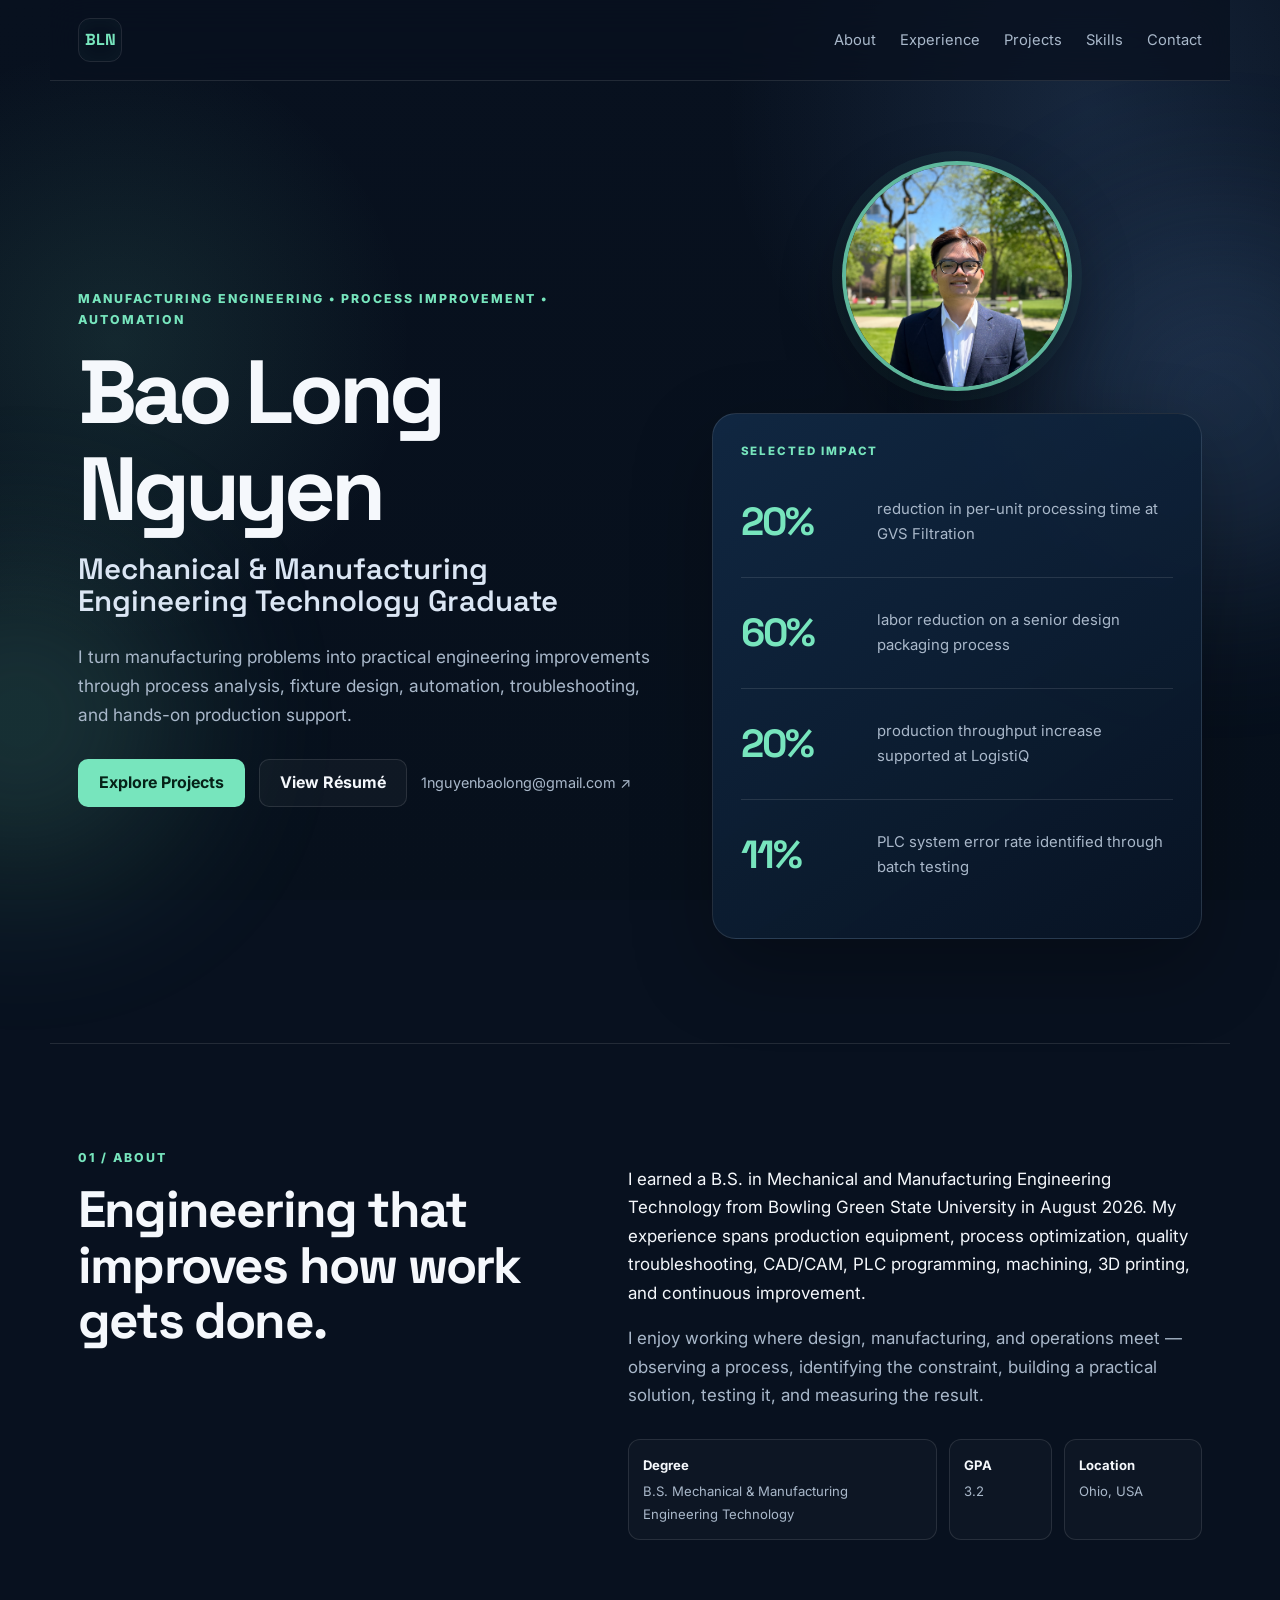
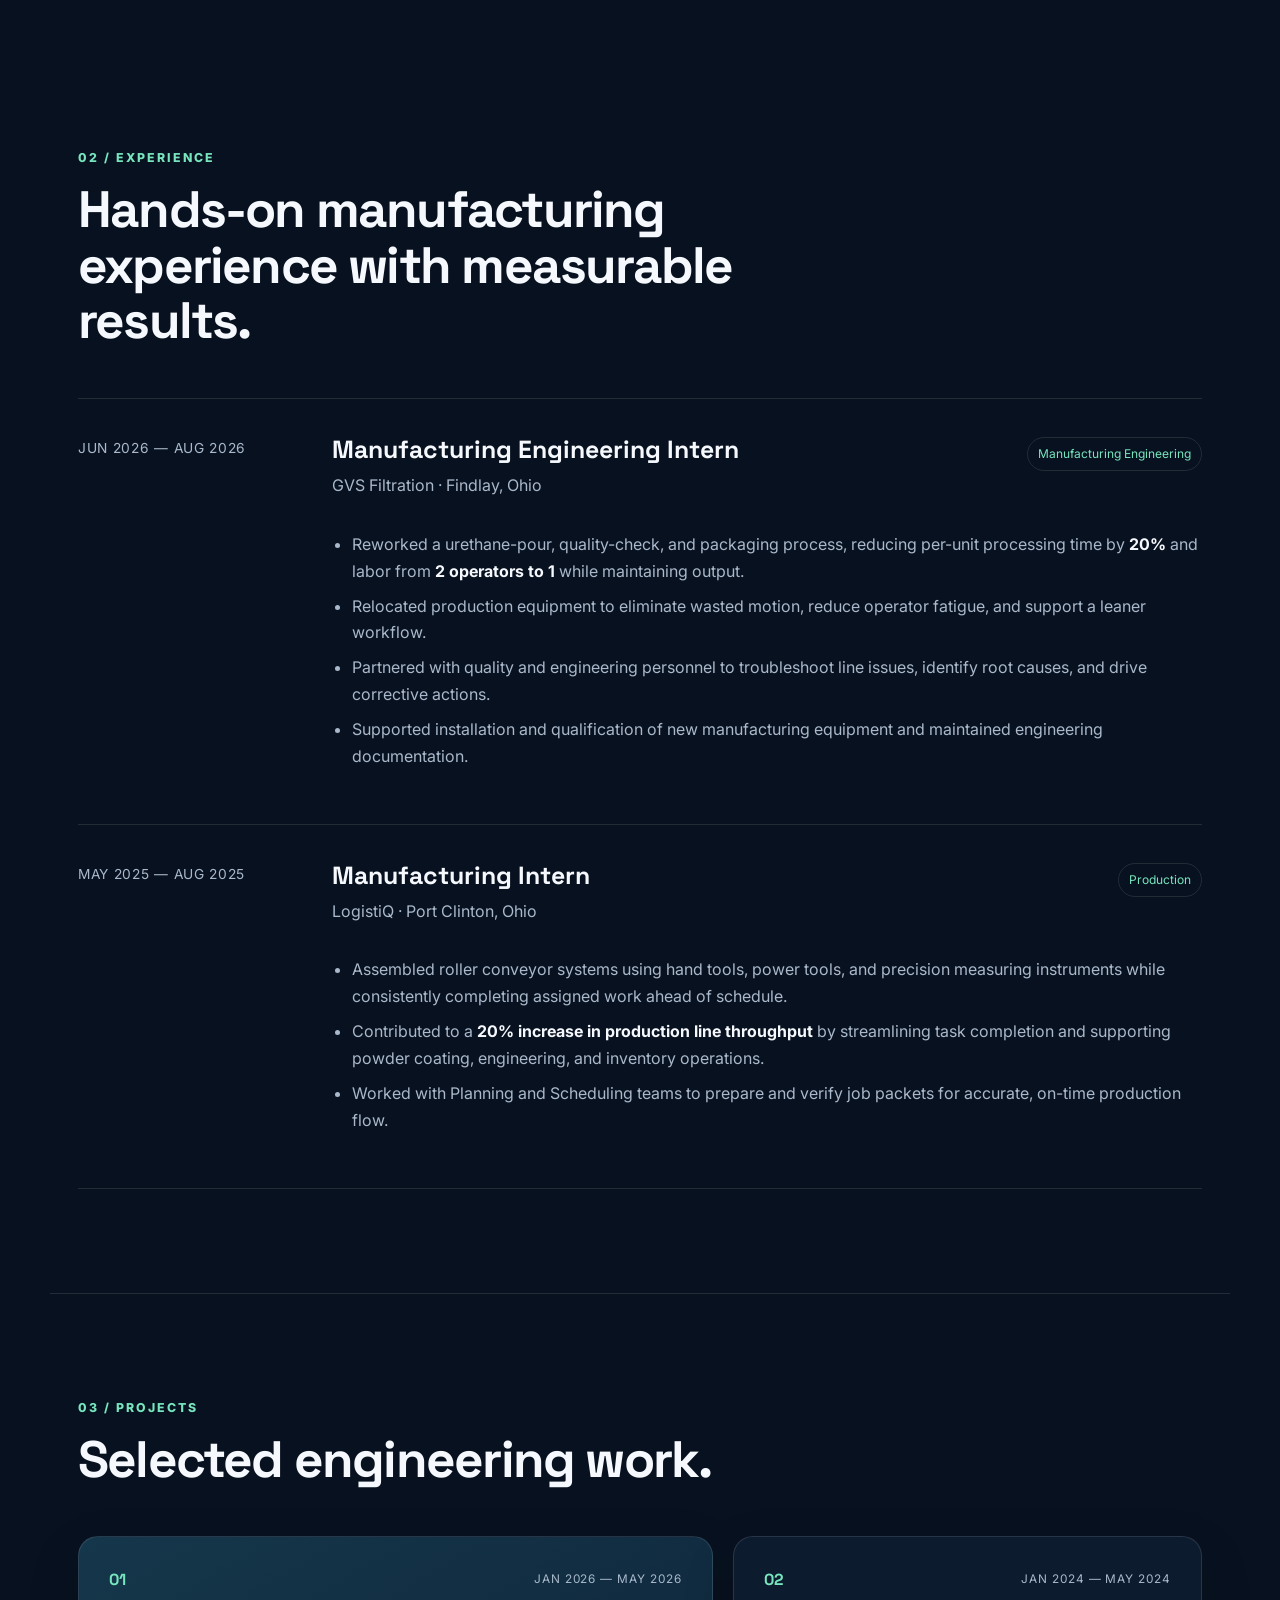
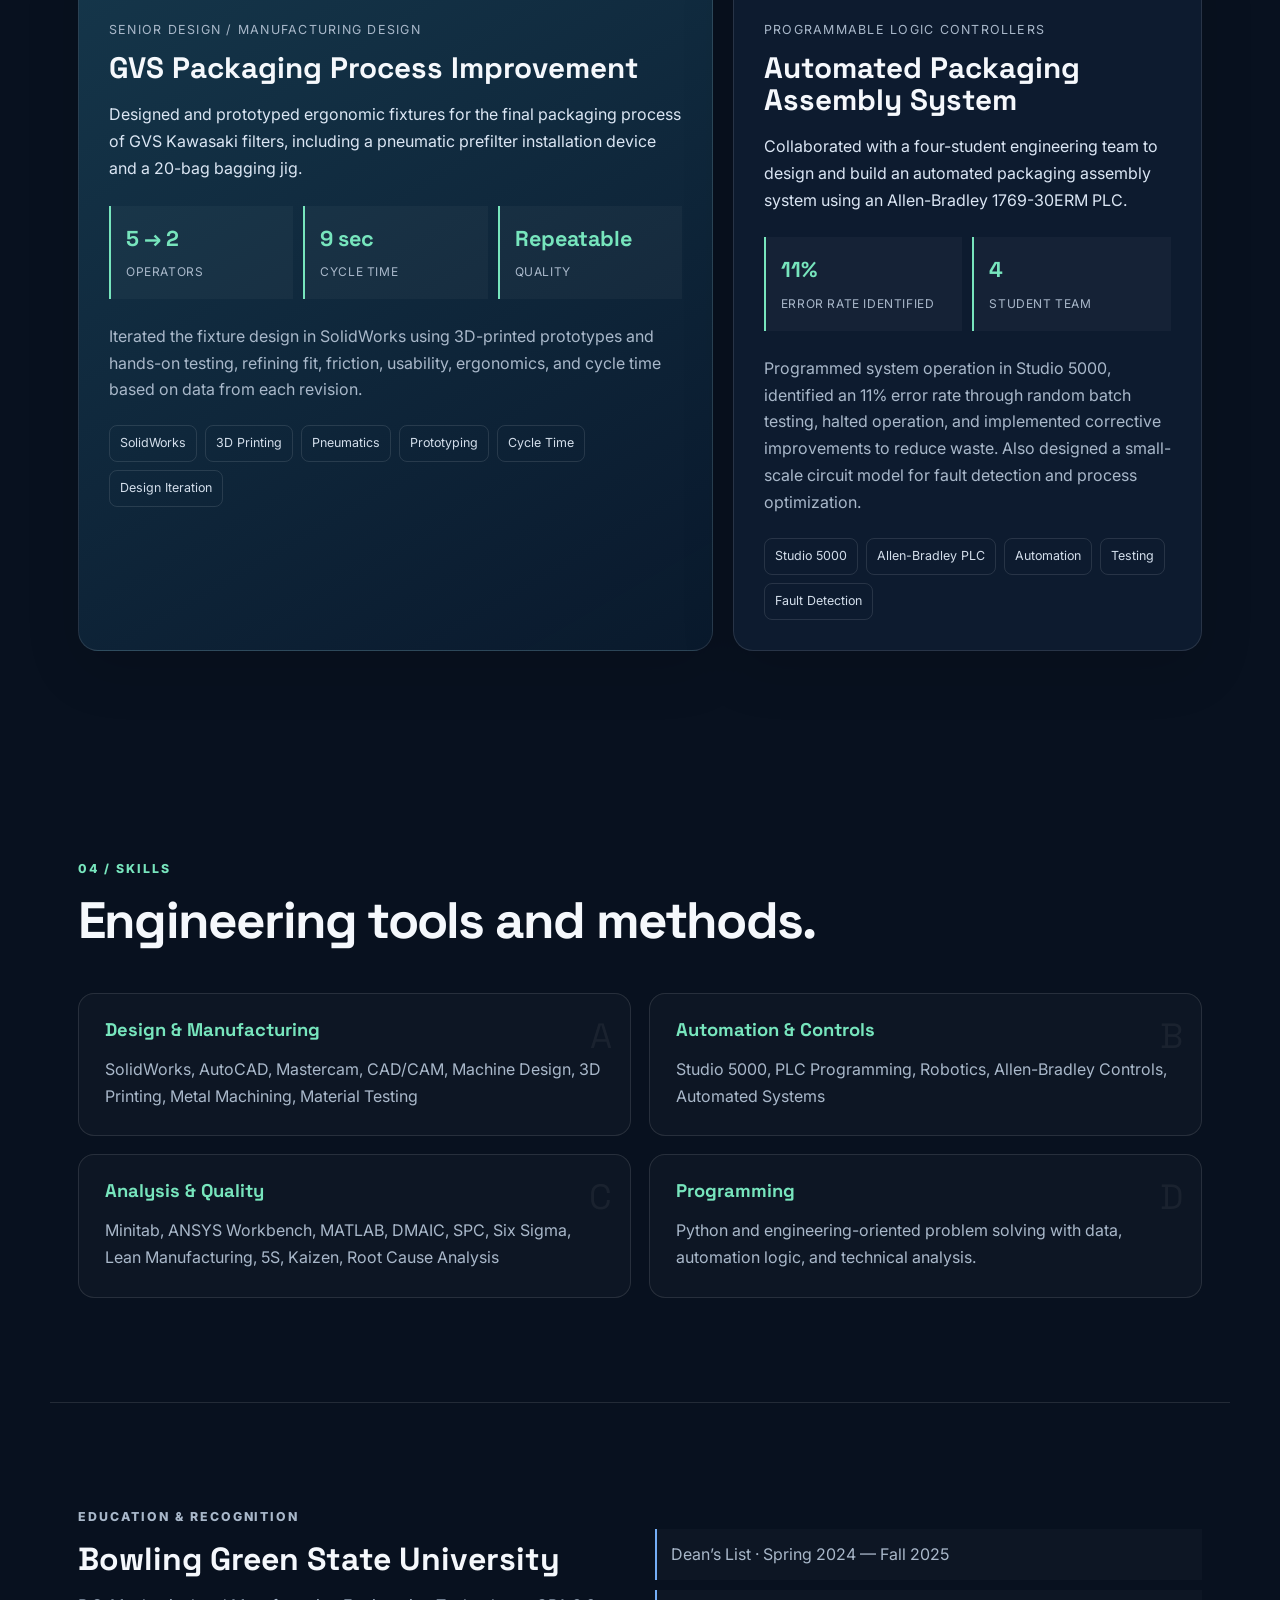
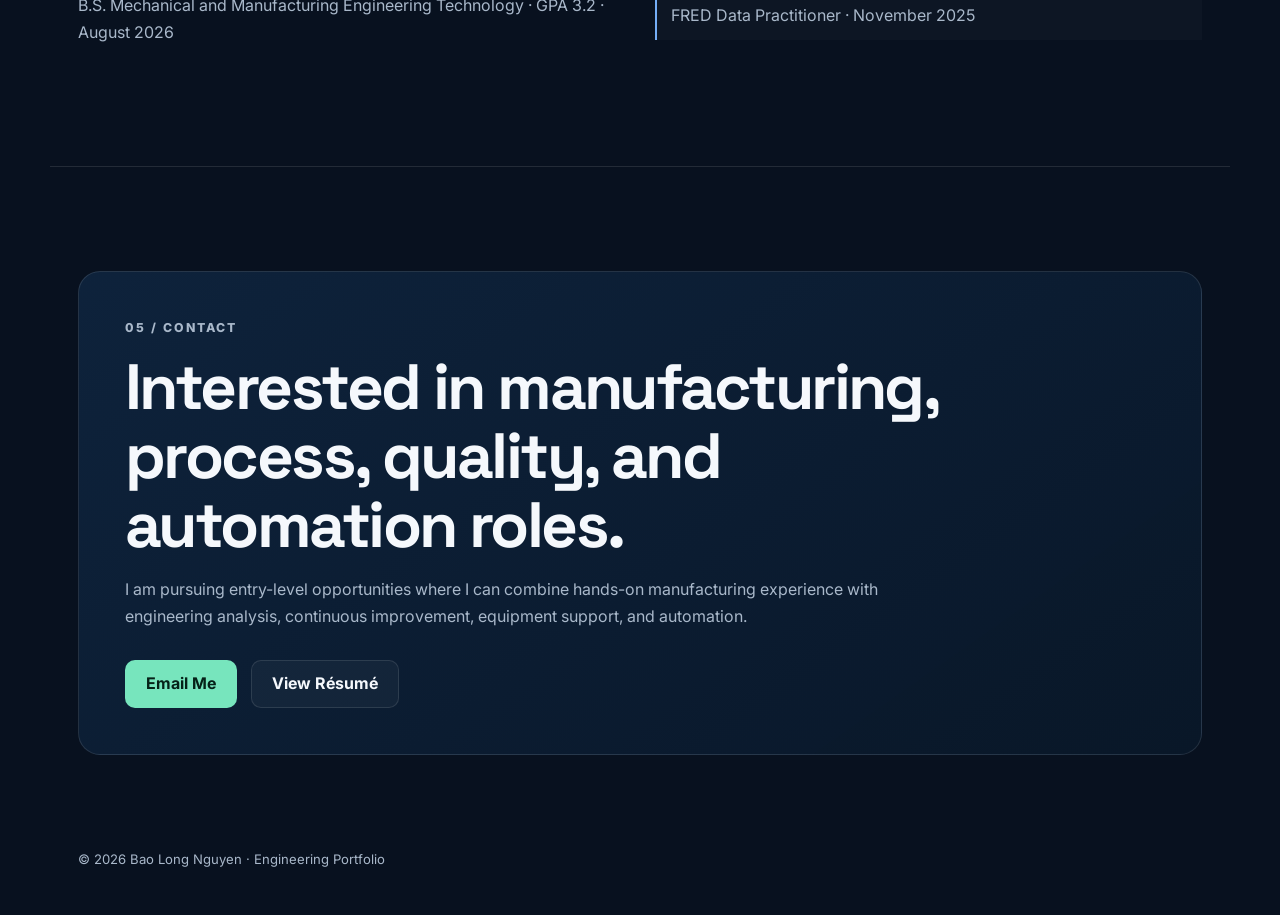
<file: index.html>
<!doctype html>
<html lang="en">
<head>
  <meta charset="utf-8" />
  <meta name="viewport" content="width=device-width, initial-scale=1" />
  <meta name="description" content="Bao Long Nguyen — Mechanical and Manufacturing Engineering Technology graduate focused on manufacturing engineering, process improvement, automation, and quality." />
  <meta name="theme-color" content="#08111f" />
  <title>Bao Long Nguyen | Manufacturing Engineering Portfolio</title>
  <link rel="preconnect" href="https://fonts.googleapis.com">
  <link rel="preconnect" href="https://fonts.gstatic.com" crossorigin>
  <link href="https://fonts.googleapis.com/css2?family=Inter:wght@400;500;600;700;800&family=Space+Grotesk:wght@500;600;700&display=swap" rel="stylesheet">
  <link rel="stylesheet" href="styles.css" />
</head>
<body>
  <div class="page-glow glow-one"></div>
  <div class="page-glow glow-two"></div>

  <header class="site-header">
    <a class="brand" href="#home" aria-label="Bao Long Nguyen home">BLN</a>
    <nav class="nav" aria-label="Primary navigation">
      <a href="#about">About</a>
      <a href="#experience">Experience</a>
      <a href="#projects">Projects</a>
      <a href="#skills">Skills</a>
      <a href="#contact">Contact</a>
    </nav>
    <button class="menu-btn" aria-label="Open menu" aria-expanded="false">☰</button>
  </header>

  <main>
    <section id="home" class="hero section">
      <div class="hero-copy reveal">
        <p class="eyebrow">MANUFACTURING ENGINEERING • PROCESS IMPROVEMENT • AUTOMATION</p>
        <h1>Bao Long Nguyen</h1>
        <h2>Mechanical & Manufacturing Engineering Technology Graduate</h2>
        <p class="hero-text">
          I turn manufacturing problems into practical engineering improvements through process analysis, fixture design, automation, troubleshooting, and hands-on production support.
        </p>
        <div class="hero-actions">
          <a class="btn primary" href="#projects">Explore Projects</a>
          <a class="btn secondary" href="resume.html" target="_blank" rel="noopener">View Résumé</a>
          <a class="text-link" href="mailto:1nguyenbaolong@gmail.com">1nguyenbaolong@gmail.com ↗</a>
        </div>
      </div>
      <div class="profile-wrap reveal">
        <img src="images/IMG_1773.jpeg" alt="Bao Long Nguyen" class="profile-photo">
      </div>
      <div class="impact-panel reveal" aria-label="Engineering impact highlights">
        <div class="impact-label">SELECTED IMPACT</div>
        <div class="impact-stat">
          <strong>20%</strong>
          <span>reduction in per-unit processing time at GVS Filtration</span>
        </div>
        <div class="impact-stat">
          <strong>60%</strong>
          <span>labor reduction on a senior design packaging process</span>
        </div>
        <div class="impact-stat">
          <strong>20%</strong>
          <span>production throughput increase supported at LogistiQ</span>
        </div>
        <div class="impact-stat">
          <strong>11%</strong>
          <span>PLC system error rate identified through batch testing</span>
        </div>
      </div>
    </section>

    <section id="about" class="section split-section">
      <div class="section-heading reveal">
        <p class="eyebrow">01 / ABOUT</p>
        <h2>Engineering that improves how work gets done.</h2>
      </div>
      <div class="about-copy reveal">
        <p>
          I earned a B.S. in Mechanical and Manufacturing Engineering Technology from Bowling Green State University in August 2026. My experience spans production equipment, process optimization, quality troubleshooting, CAD/CAM, PLC programming, machining, 3D printing, and continuous improvement.
        </p>
        <p>
          I enjoy working where design, manufacturing, and operations meet — observing a process, identifying the constraint, building a practical solution, testing it, and measuring the result.
        </p>
        <div class="about-meta">
          <span><b>Degree</b>B.S. Mechanical & Manufacturing Engineering Technology</span>
          <span><b>GPA</b>3.2</span>
          <span><b>Location</b>Ohio, USA</span>
        </div>
      </div>
    </section>

    <section id="experience" class="section">
      <div class="section-heading reveal">
        <p class="eyebrow">02 / EXPERIENCE</p>
        <h2>Hands-on manufacturing experience with measurable results.</h2>
      </div>

      <div class="timeline">
        <article class="timeline-item reveal">
          <div class="timeline-date">JUN 2026 — AUG 2026</div>
          <div class="timeline-content">
            <div class="role-row">
              <div>
                <h3>Manufacturing Engineering Intern</h3>
                <p class="company">GVS Filtration · Findlay, Ohio</p>
              </div>
              <span class="tag">Manufacturing Engineering</span>
            </div>
            <ul>
              <li>Reworked a urethane-pour, quality-check, and packaging process, reducing per-unit processing time by <strong>20%</strong> and labor from <strong>2 operators to 1</strong> while maintaining output.</li>
              <li>Relocated production equipment to eliminate wasted motion, reduce operator fatigue, and support a leaner workflow.</li>
              <li>Partnered with quality and engineering personnel to troubleshoot line issues, identify root causes, and drive corrective actions.</li>
              <li>Supported installation and qualification of new manufacturing equipment and maintained engineering documentation.</li>
            </ul>
          </div>
        </article>

        <article class="timeline-item reveal">
          <div class="timeline-date">MAY 2025 — AUG 2025</div>
          <div class="timeline-content">
            <div class="role-row">
              <div>
                <h3>Manufacturing Intern</h3>
                <p class="company">LogistiQ · Port Clinton, Ohio</p>
              </div>
              <span class="tag">Production</span>
            </div>
            <ul>
              <li>Assembled roller conveyor systems using hand tools, power tools, and precision measuring instruments while consistently completing assigned work ahead of schedule.</li>
              <li>Contributed to a <strong>20% increase in production line throughput</strong> by streamlining task completion and supporting powder coating, engineering, and inventory operations.</li>
              <li>Worked with Planning and Scheduling teams to prepare and verify job packets for accurate, on-time production flow.</li>
            </ul>
          </div>
        </article>
      </div>
    </section>

    <section id="projects" class="section projects-section">
      <div class="section-heading reveal">
        <p class="eyebrow">03 / PROJECTS</p>
        <h2>Selected engineering work.</h2>
      </div>

      <div class="project-grid">
        <article class="project-card featured reveal">
          <div class="project-topline">
            <span class="project-number">01</span>
            <span class="project-date">JAN 2026 — MAY 2026</span>
          </div>
          <p class="project-type">Senior Design / Manufacturing Design</p>
          <h3>GVS Packaging Process Improvement</h3>
          <p class="project-summary">
            Designed and prototyped ergonomic fixtures for the final packaging process of GVS Kawasaki filters, including a pneumatic prefilter installation device and a 20-bag bagging jig.
          </p>
          <div class="project-metrics">
            <div><strong>5 → 2</strong><span>operators</span></div>
            <div><strong>9 sec</strong><span>cycle time</span></div>
            <div><strong>Repeatable</strong><span>quality</span></div>
          </div>
          <p>
            Iterated the fixture design in SolidWorks using 3D-printed prototypes and hands-on testing, refining fit, friction, usability, ergonomics, and cycle time based on data from each revision.
          </p>
          <div class="tech-list">
            <span>SolidWorks</span><span>3D Printing</span><span>Pneumatics</span><span>Prototyping</span><span>Cycle Time</span><span>Design Iteration</span>
          </div>
        </article>

        <article class="project-card reveal">
          <div class="project-topline">
            <span class="project-number">02</span>
            <span class="project-date">JAN 2024 — MAY 2024</span>
          </div>
          <p class="project-type">Programmable Logic Controllers</p>
          <h3>Automated Packaging Assembly System</h3>
          <p class="project-summary">
            Collaborated with a four-student engineering team to design and build an automated packaging assembly system using an Allen-Bradley 1769-30ERM PLC.
          </p>
          <div class="project-metrics compact">
            <div><strong>11%</strong><span>error rate identified</span></div>
            <div><strong>4</strong><span>student team</span></div>
          </div>
          <p>
            Programmed system operation in Studio 5000, identified an 11% error rate through random batch testing, halted operation, and implemented corrective improvements to reduce waste. Also designed a small-scale circuit model for fault detection and process optimization.
          </p>
          <div class="tech-list">
            <span>Studio 5000</span><span>Allen-Bradley PLC</span><span>Automation</span><span>Testing</span><span>Fault Detection</span>
          </div>
        </article>
      </div>
    </section>

    <section id="skills" class="section">
      <div class="section-heading reveal">
        <p class="eyebrow">04 / SKILLS</p>
        <h2>Engineering tools and methods.</h2>
      </div>

      <div class="skills-grid">
        <div class="skill-card reveal">
          <span class="skill-index">A</span>
          <h3>Design & Manufacturing</h3>
          <p>SolidWorks, AutoCAD, Mastercam, CAD/CAM, Machine Design, 3D Printing, Metal Machining, Material Testing</p>
        </div>
        <div class="skill-card reveal">
          <span class="skill-index">B</span>
          <h3>Automation & Controls</h3>
          <p>Studio 5000, PLC Programming, Robotics, Allen-Bradley Controls, Automated Systems</p>
        </div>
        <div class="skill-card reveal">
          <span class="skill-index">C</span>
          <h3>Analysis & Quality</h3>
          <p>Minitab, ANSYS Workbench, MATLAB, DMAIC, SPC, Six Sigma, Lean Manufacturing, 5S, Kaizen, Root Cause Analysis</p>
        </div>
        <div class="skill-card reveal">
          <span class="skill-index">D</span>
          <h3>Programming</h3>
          <p>Python and engineering-oriented problem solving with data, automation logic, and technical analysis.</p>
        </div>
      </div>
    </section>

    <section id="education" class="section education-strip reveal">
      <div>
        <p class="eyebrow">EDUCATION & RECOGNITION</p>
        <h2>Bowling Green State University</h2>
        <p>B.S. Mechanical and Manufacturing Engineering Technology · GPA 3.2 · August 2026</p>
      </div>
      <div class="award-list">
        <span>Dean’s List · Spring 2024 — Fall 2025</span>
        <span>FRED Data Practitioner · November 2025</span>
      </div>
    </section>

    <section id="contact" class="section contact-section">
      <div class="contact-card reveal">
        <p class="eyebrow">05 / CONTACT</p>
        <h2>Interested in manufacturing, process, quality, and automation roles.</h2>
        <p>
          I am pursuing entry-level opportunities where I can combine hands-on manufacturing experience with engineering analysis, continuous improvement, equipment support, and automation.
        </p>
        <div class="contact-actions">
          <a class="btn primary" href="mailto:1nguyenbaolong@gmail.com">Email Me</a>
          <a class="btn secondary" href="resume.html" target="_blank" rel="noopener">View Résumé</a>
        </div>
      </div>
    </section>
  </main>

  <footer>
    <p>© <span id="year"></span> Bao Long Nguyen · Engineering Portfolio</p>
  </footer>

  <script src="script.js"></script>
</body>
</html>
</file>
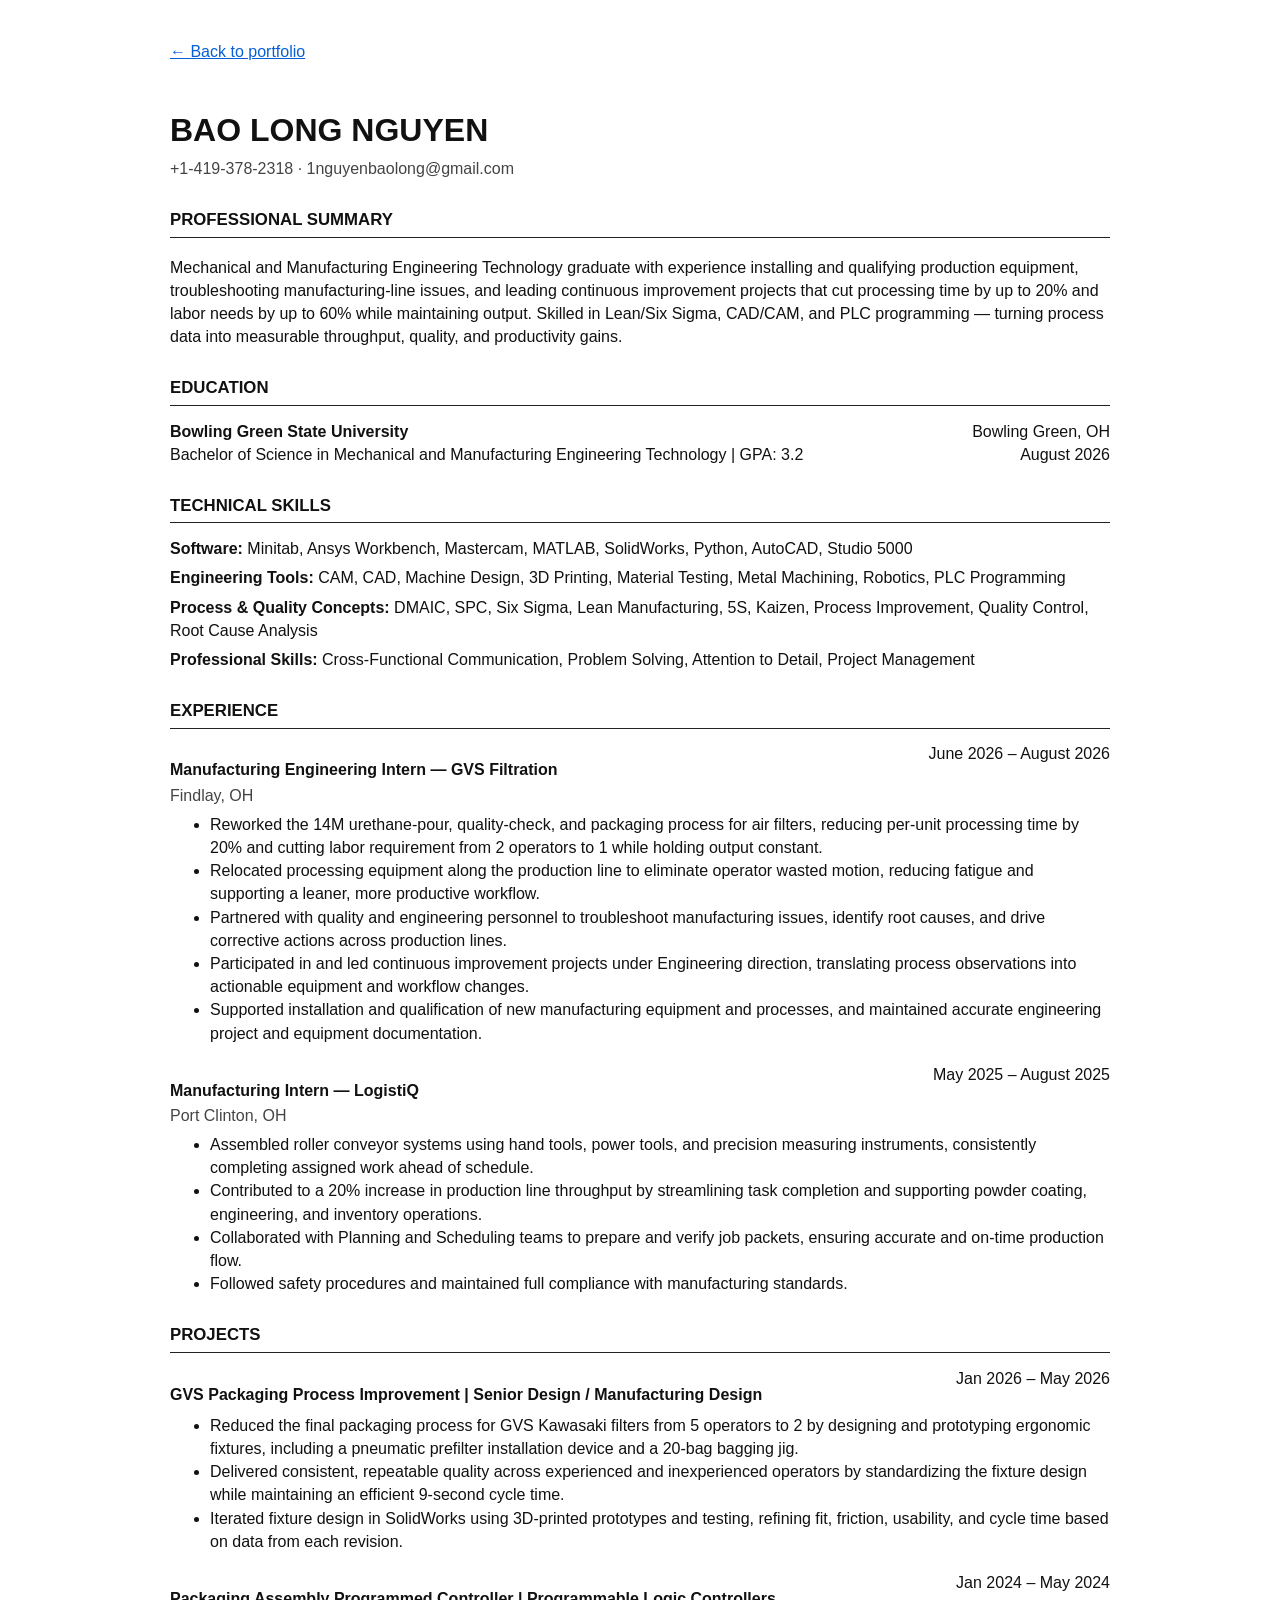
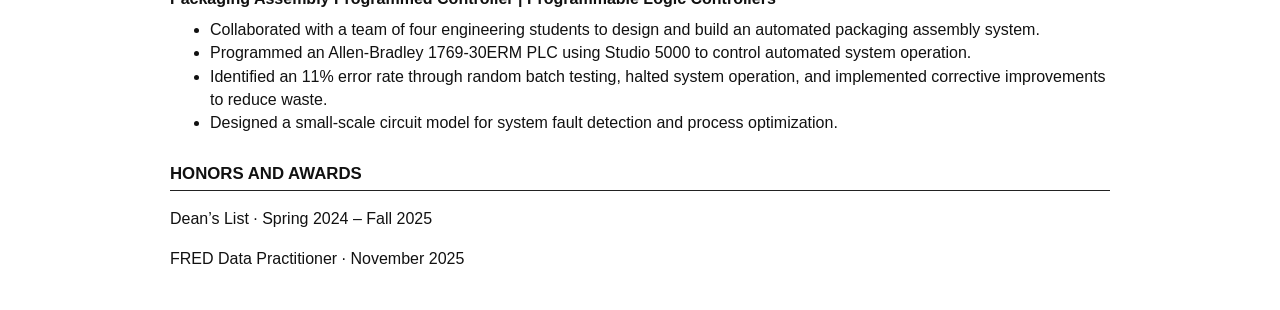
<file: resume.html>
<!doctype html>
<html lang="en">
<head>
  <meta charset="utf-8" />
  <meta name="viewport" content="width=device-width, initial-scale=1" />
  <title>Bao Long Nguyen | Résumé</title>
  <style>
    body{font-family:Arial,Helvetica,sans-serif;max-width:940px;margin:40px auto;padding:0 24px;color:#111;line-height:1.45}h1{margin-bottom:4px}h2{font-size:1.05rem;border-bottom:1px solid #222;padding-bottom:4px;margin-top:28px}h3{margin-bottom:2px;font-size:1rem}.meta,.sub{color:#444}.row{display:flex;justify-content:space-between;gap:20px;flex-wrap:wrap}.item{margin-bottom:18px}ul{margin-top:6px}.back{display:inline-block;margin-bottom:22px;color:#065fd4}.summary{margin-top:18px}.skills p{margin:6px 0}@media print{.back{display:none}body{margin:0;max-width:none}}
  </style>
</head>
<body>
  <a class="back" href="index.html">← Back to portfolio</a>
  <h1>BAO LONG NGUYEN</h1>
  <div class="meta">+1-419-378-2318 · 1nguyenbaolong@gmail.com</div>

  <h2>PROFESSIONAL SUMMARY</h2>
  <p class="summary">Mechanical and Manufacturing Engineering Technology graduate with experience installing and qualifying production equipment, troubleshooting manufacturing-line issues, and leading continuous improvement projects that cut processing time by up to 20% and labor needs by up to 60% while maintaining output. Skilled in Lean/Six Sigma, CAD/CAM, and PLC programming — turning process data into measurable throughput, quality, and productivity gains.</p>

  <h2>EDUCATION</h2>
  <div class="row"><strong>Bowling Green State University</strong><span>Bowling Green, OH</span></div>
  <div class="row"><span>Bachelor of Science in Mechanical and Manufacturing Engineering Technology | GPA: 3.2</span><span>August 2026</span></div>

  <h2>TECHNICAL SKILLS</h2>
  <div class="skills">
    <p><strong>Software:</strong> Minitab, Ansys Workbench, Mastercam, MATLAB, SolidWorks, Python, AutoCAD, Studio 5000</p>
    <p><strong>Engineering Tools:</strong> CAM, CAD, Machine Design, 3D Printing, Material Testing, Metal Machining, Robotics, PLC Programming</p>
    <p><strong>Process & Quality Concepts:</strong> DMAIC, SPC, Six Sigma, Lean Manufacturing, 5S, Kaizen, Process Improvement, Quality Control, Root Cause Analysis</p>
    <p><strong>Professional Skills:</strong> Cross-Functional Communication, Problem Solving, Attention to Detail, Project Management</p>
  </div>

  <h2>EXPERIENCE</h2>
  <div class="item">
    <div class="row"><h3>Manufacturing Engineering Intern — GVS Filtration</h3><span>June 2026 – August 2026</span></div>
    <div class="sub">Findlay, OH</div>
    <ul>
      <li>Reworked the 14M urethane-pour, quality-check, and packaging process for air filters, reducing per-unit processing time by 20% and cutting labor requirement from 2 operators to 1 while holding output constant.</li>
      <li>Relocated processing equipment along the production line to eliminate operator wasted motion, reducing fatigue and supporting a leaner, more productive workflow.</li>
      <li>Partnered with quality and engineering personnel to troubleshoot manufacturing issues, identify root causes, and drive corrective actions across production lines.</li>
      <li>Participated in and led continuous improvement projects under Engineering direction, translating process observations into actionable equipment and workflow changes.</li>
      <li>Supported installation and qualification of new manufacturing equipment and processes, and maintained accurate engineering project and equipment documentation.</li>
    </ul>
  </div>
  <div class="item">
    <div class="row"><h3>Manufacturing Intern — LogistiQ</h3><span>May 2025 – August 2025</span></div>
    <div class="sub">Port Clinton, OH</div>
    <ul>
      <li>Assembled roller conveyor systems using hand tools, power tools, and precision measuring instruments, consistently completing assigned work ahead of schedule.</li>
      <li>Contributed to a 20% increase in production line throughput by streamlining task completion and supporting powder coating, engineering, and inventory operations.</li>
      <li>Collaborated with Planning and Scheduling teams to prepare and verify job packets, ensuring accurate and on-time production flow.</li>
      <li>Followed safety procedures and maintained full compliance with manufacturing standards.</li>
    </ul>
  </div>

  <h2>PROJECTS</h2>
  <div class="item">
    <div class="row"><h3>GVS Packaging Process Improvement | Senior Design / Manufacturing Design</h3><span>Jan 2026 – May 2026</span></div>
    <ul>
      <li>Reduced the final packaging process for GVS Kawasaki filters from 5 operators to 2 by designing and prototyping ergonomic fixtures, including a pneumatic prefilter installation device and a 20-bag bagging jig.</li>
      <li>Delivered consistent, repeatable quality across experienced and inexperienced operators by standardizing the fixture design while maintaining an efficient 9-second cycle time.</li>
      <li>Iterated fixture design in SolidWorks using 3D-printed prototypes and testing, refining fit, friction, usability, and cycle time based on data from each revision.</li>
    </ul>
  </div>
  <div class="item">
    <div class="row"><h3>Packaging Assembly Programmed Controller | Programmable Logic Controllers</h3><span>Jan 2024 – May 2024</span></div>
    <ul>
      <li>Collaborated with a team of four engineering students to design and build an automated packaging assembly system.</li>
      <li>Programmed an Allen-Bradley 1769-30ERM PLC using Studio 5000 to control automated system operation.</li>
      <li>Identified an 11% error rate through random batch testing, halted system operation, and implemented corrective improvements to reduce waste.</li>
      <li>Designed a small-scale circuit model for system fault detection and process optimization.</li>
    </ul>
  </div>

  <h2>HONORS AND AWARDS</h2>
  <p>Dean’s List · Spring 2024 – Fall 2025</p>
  <p>FRED Data Practitioner · November 2025</p>
</body>
</html>
</file>
<file: styles.css>
:root {
  --bg: #08111f;
  --bg-soft: #0f1c2e;
  --card: rgba(16, 31, 53, 0.78);
  --text: #f5f8fc;
  --muted: #a9b8ca;
  --line: rgba(255,255,255,0.11);
  --accent: #77e5bd;
  --accent-2: #74aef7;
  --max: 1180px;
}

* { box-sizing: border-box; }
html { scroll-behavior: smooth; }
body {
  margin: 0;
  min-height: 100vh;
  overflow-x: hidden;
  font-family: Inter, system-ui, -apple-system, BlinkMacSystemFont, "Segoe UI", sans-serif;
  color: var(--text);
  background: var(--bg);
  line-height: 1.68;
}
body::before {
  content: "";
  position: fixed;
  inset: 0;
  z-index: -3;
  background:
    radial-gradient(circle at 85% 12%, rgba(116,174,247,.14), transparent 27%),
    radial-gradient(circle at 9% 38%, rgba(119,229,189,.11), transparent 23%),
    linear-gradient(180deg, #08111f 0%, #07101c 100%);
}
.page-glow { position: fixed; border-radius: 999px; filter: blur(90px); opacity: .18; z-index: -2; }
.glow-one { width: 360px; height: 360px; right: -120px; top: 25%; background: var(--accent-2); }
.glow-two { width: 320px; height: 320px; left: -140px; top: 62%; background: var(--accent); }

a { color: inherit; text-decoration: none; }
strong { color: var(--text); }

.site-header {
  position: sticky;
  top: 0;
  z-index: 50;
  display: flex;
  align-items: center;
  justify-content: space-between;
  max-width: var(--max);
  margin: 0 auto;
  padding: 18px 28px;
  background: rgba(8,17,31,.76);
  backdrop-filter: blur(18px);
  border-bottom: 1px solid var(--line);
}
.brand {
  width: 44px;
  height: 44px;
  display: grid;
  place-items: center;
  border: 1px solid var(--line);
  border-radius: 12px;
  font-family: "Space Grotesk", sans-serif;
  font-weight: 700;
  color: var(--accent);
  box-shadow: inset 0 0 24px rgba(119,229,189,.05);
}
.nav { display: flex; gap: 24px; }
.nav a { color: var(--muted); font-size: .92rem; transition: .2s ease; }
.nav a:hover { color: var(--text); }
.menu-btn { display: none; }

.section { max-width: var(--max); margin: 0 auto; padding: 104px 28px; }
.hero {
  min-height: 88vh;
  display: grid;
  grid-template-columns: 1.08fr .92fr;
  grid-template-rows: auto auto;
  align-items: center;
  column-gap: 58px;
  row-gap: 22px;
  padding-top: 76px;
}
.hero-copy { grid-row: 1 / span 2; }
.profile-wrap {
  display: flex;
  justify-content: center;
  align-items: center;
  padding-top: 4px;
}
.profile-photo {
  width: 230px;
  height: 230px;
  object-fit: cover;
  object-position: center 32%;
  border-radius: 50%;
  border: 4px solid rgba(119,229,189,.78);
  box-shadow:
    0 24px 60px rgba(0,0,0,.34),
    0 0 0 10px rgba(119,229,189,.055);
  background: var(--bg-soft);
}
.eyebrow {
  margin: 0 0 14px;
  color: var(--accent);
  font-size: .77rem;
  font-weight: 800;
  letter-spacing: .16em;
}
h1, h2, h3 { font-family: "Space Grotesk", sans-serif; line-height: 1.08; margin-top: 0; }
h1 { font-size: clamp(3.5rem, 7vw, 6.7rem); letter-spacing: -.058em; margin-bottom: 16px; }
.hero h2 { font-size: clamp(1.35rem, 2.3vw, 2rem); color: #dbe6f4; font-weight: 600; max-width: 760px; }
.section-heading h2 { font-size: clamp(2.2rem, 4vw, 4rem); letter-spacing: -.035em; max-width: 830px; }
.hero-text { color: var(--muted); max-width: 710px; font-size: 1.08rem; }
.hero-actions, .contact-actions { display: flex; flex-wrap: wrap; align-items: center; gap: 14px; margin-top: 30px; }
.text-link { color: var(--muted); font-size: .9rem; padding: 10px 0; }
.text-link:hover { color: var(--text); }
.btn {
  display: inline-flex;
  align-items: center;
  justify-content: center;
  min-height: 48px;
  padding: 0 20px;
  border-radius: 10px;
  font-weight: 700;
  border: 1px solid var(--line);
  transition: transform .2s ease, background .2s ease;
}
.btn:hover { transform: translateY(-2px); }
.btn.primary { background: var(--accent); color: #062218; border-color: transparent; }
.btn.secondary { background: rgba(255,255,255,.035); }

.impact-panel {
  padding: 28px;
  border: 1px solid var(--line);
  border-radius: 24px;
  background: linear-gradient(145deg, rgba(18,42,70,.9), rgba(8,20,36,.96));
  box-shadow: 0 30px 80px rgba(0,0,0,.28);
}
.impact-label { color: var(--accent); font-size: .72rem; font-weight: 800; letter-spacing: .16em; margin-bottom: 6px; }
.impact-stat {
  display: grid;
  grid-template-columns: 118px 1fr;
  gap: 18px;
  align-items: center;
  padding: 22px 0;
  border-bottom: 1px solid var(--line);
}
.impact-stat:last-child { border-bottom: 0; }
.impact-stat strong { color: var(--accent); font-family: "Space Grotesk"; font-size: 2.45rem; letter-spacing: -.04em; }
.impact-stat span { color: var(--muted); font-size: .93rem; }

.split-section {
  display: grid;
  grid-template-columns: .9fr 1.1fr;
  gap: 80px;
  border-top: 1px solid var(--line);
}
.about-copy { color: var(--muted); font-size: 1.06rem; }
.about-copy p:first-child { color: var(--text); }
.about-meta { display: grid; grid-template-columns: 1.8fr .6fr .8fr; gap: 12px; margin-top: 30px; }
.about-meta span { padding: 14px; border: 1px solid var(--line); border-radius: 12px; background: rgba(255,255,255,.025); color: var(--muted); font-size: .82rem; }
.about-meta b { display: block; color: var(--text); margin-bottom: 4px; }

.timeline { margin-top: 50px; border-top: 1px solid var(--line); }
.timeline-item { display: grid; grid-template-columns: 220px 1fr; gap: 34px; padding: 38px 0; border-bottom: 1px solid var(--line); }
.timeline-date { color: var(--muted); font-size: .86rem; letter-spacing: .05em; }
.timeline-content h3 { font-size: 1.55rem; margin-bottom: 8px; }
.company { color: var(--muted); margin-top: 0; }
.role-row { display: flex; justify-content: space-between; gap: 18px; }
.tag { align-self: flex-start; border: 1px solid var(--line); padding: 6px 10px; border-radius: 999px; color: var(--accent); font-size: .75rem; white-space: nowrap; }
ul { padding-left: 20px; color: var(--muted); }
li + li { margin-top: 8px; }

.projects-section { border-top: 1px solid var(--line); }
.project-grid { display: grid; grid-template-columns: 1.15fr .85fr; gap: 20px; margin-top: 48px; }
.project-card {
  min-height: 470px;
  padding: 30px;
  border: 1px solid var(--line);
  border-radius: 20px;
  background: var(--card);
  box-shadow: 0 20px 55px rgba(0,0,0,.12);
}
.project-card.featured { background: linear-gradient(150deg, rgba(22,57,77,.96), rgba(10,26,46,.94)); }
.project-topline { display: flex; align-items: center; justify-content: space-between; gap: 18px; }
.project-number { color: var(--accent); font-weight: 800; font-family: "Space Grotesk"; }
.project-date { color: var(--muted); font-size: .74rem; letter-spacing: .08em; }
.project-type { color: var(--muted); font-size: .78rem; text-transform: uppercase; letter-spacing: .1em; margin-top: 26px; }
.project-card h3 { font-size: 1.85rem; margin-bottom: 14px; }
.project-card p { color: var(--muted); }
.project-summary { color: #dbe6f4 !important; }
.project-metrics { display: grid; grid-template-columns: repeat(3, 1fr); gap: 10px; margin: 24px 0; }
.project-metrics.compact { grid-template-columns: repeat(2, 1fr); }
.project-metrics div { padding: 15px; border-left: 2px solid var(--accent); background: rgba(255,255,255,.03); }
.project-metrics strong { display: block; font-family: "Space Grotesk"; font-size: 1.35rem; color: var(--accent); }
.project-metrics span { color: var(--muted); font-size: .75rem; text-transform: uppercase; letter-spacing: .05em; }
.tech-list { display: flex; flex-wrap: wrap; gap: 8px; margin-top: 22px; }
.tech-list span { padding: 7px 10px; border: 1px solid var(--line); border-radius: 8px; color: #d3deeb; font-size: .78rem; }

.skills-grid { display: grid; grid-template-columns: repeat(2, 1fr); gap: 18px; margin-top: 44px; }
.skill-card { position: relative; overflow: hidden; padding: 26px; border: 1px solid var(--line); border-radius: 16px; background: rgba(255,255,255,.025); }
.skill-card h3 { font-size: 1.15rem; color: var(--accent); margin-bottom: 10px; }
.skill-card p { color: var(--muted); margin-bottom: 0; }
.skill-index { position: absolute; right: 18px; top: 12px; font-family: "Space Grotesk"; font-size: 2.2rem; color: rgba(255,255,255,.055); }

.education-strip { display: grid; grid-template-columns: 1fr 1fr; gap: 30px; align-items: center; border-top: 1px solid var(--line); border-bottom: 1px solid var(--line); }
.education-strip h2 { font-size: 2rem; margin-bottom: 8px; }
.education-strip p { color: var(--muted); }
.award-list { display: grid; gap: 10px; }
.award-list span { padding: 12px 14px; border-left: 2px solid var(--accent-2); background: rgba(255,255,255,.025); color: var(--muted); }

.contact-section { padding-bottom: 80px; }
.contact-card { padding: 46px; border: 1px solid var(--line); border-radius: 22px; background: linear-gradient(145deg, rgba(15,38,65,.85), rgba(9,24,42,.88)); }
.contact-card h2 { font-size: clamp(2.35rem, 5vw, 4.8rem); letter-spacing: -.04em; margin-bottom: 16px; max-width: 900px; }
.contact-card > p { max-width: 790px; color: var(--muted); }
footer { max-width: var(--max); margin: 0 auto; padding: 0 28px 32px; color: var(--muted); font-size: .82rem; }

.reveal { opacity: 0; transform: translateY(18px); transition: opacity .65s ease, transform .65s ease; }
.reveal.visible { opacity: 1; transform: translateY(0); }

@media (prefers-reduced-motion: reduce) {
  html { scroll-behavior: auto; }
  .reveal { opacity: 1; transform: none; transition: none; }
}

@media (max-width: 900px) {
  .nav { display: none; position: absolute; top: 76px; left: 16px; right: 16px; padding: 18px; flex-direction: column; border: 1px solid var(--line); background: #0a1626; border-radius: 14px; }
  .nav.open { display: flex; }
  .menu-btn { display: block; background: transparent; color: var(--text); border: 1px solid var(--line); border-radius: 9px; padding: 8px 10px; }
  .hero { grid-template-columns: 1fr; grid-template-rows: auto; padding-top: 58px; }
  .hero-copy { grid-row: auto; }
  .profile-wrap { justify-content: flex-start; }
  .profile-photo { width: 190px; height: 190px; }
  .split-section, .education-strip { grid-template-columns: 1fr; gap: 26px; }
  .about-meta { grid-template-columns: 1fr; }
  .timeline-item { grid-template-columns: 1fr; gap: 12px; }
  .project-grid, .skills-grid { grid-template-columns: 1fr; }
}

@media (max-width: 600px) {
  .section { padding: 78px 20px; }
  .site-header { padding: 14px 20px; }
  h1 { font-size: 3.15rem; }
  .profile-photo { width: 165px; height: 165px; }
  .impact-panel { padding: 22px; }
  .impact-stat { grid-template-columns: 92px 1fr; }
  .impact-stat strong { font-size: 2rem; }
  .project-metrics, .project-metrics.compact { grid-template-columns: 1fr; }
  .project-topline { align-items: flex-start; flex-direction: column; gap: 6px; }
  .role-row { flex-direction: column; }
  .contact-card { padding: 30px 24px; }
}
</file>
